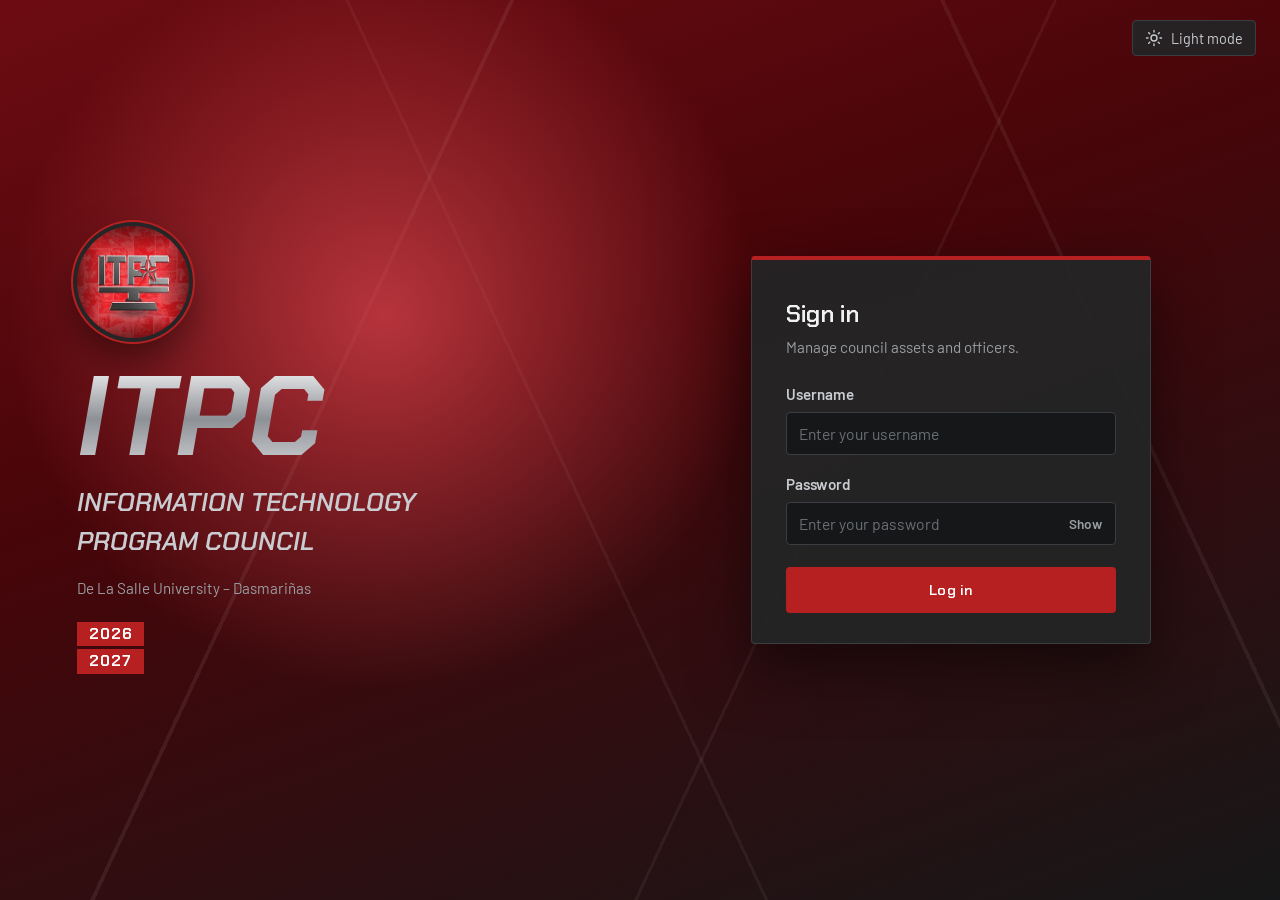
<file: index.html>
<!doctype html>
<html lang="en">
  <head>
    <meta charset="UTF-8" />
    <meta name="viewport" content="width=device-width, initial-scale=1.0" />
    <title>ITPC — Log in</title>
    <link rel="icon" type="image/png" href="assets/favicon.png" />
    <link rel="preconnect" href="https://fonts.googleapis.com" />
    <link rel="preconnect" href="https://fonts.gstatic.com" crossorigin />
    <link
      href="https://fonts.googleapis.com/css2?family=Barlow:wght@400;500;600&family=Chakra+Petch:ital,wght@0,500;0,600;0,700;1,600;1,700&display=swap"
      rel="stylesheet"
    />
    <script>
      document.documentElement.setAttribute(
        "data-theme",
        localStorage.getItem("itpc_theme") || "dark",
      );
    </script>
    <link rel="stylesheet" href="css/style.css" />
  </head>
  <body>
    <!--
    LOGIN PAGE
    - Front-end only. Accounts are stored as salted password hashes in
      js/auth.js (ACCOUNTS); the login check, lockout and sessions live there too.
    - The red glow follows your mouse (see setupLoginSpotlight in main.js).
  -->

    <main class="login-screen" id="loginScreen">
      <button
        type="button"
        class="theme-toggle"
        id="themeToggle"
        aria-pressed="false"
      >
        <svg class="to-light" viewBox="0 0 24 24" aria-hidden="true">
          <circle cx="12" cy="12" r="4" />
          <path
            d="M12 2v2M12 20v2M4.9 4.9l1.4 1.4M17.7 17.7l1.4 1.4M2 12h2M20 12h2M4.9 19.1l1.4-1.4M17.7 6.3l1.4-1.4"
          />
        </svg>
        <svg class="to-dark" viewBox="0 0 24 24" aria-hidden="true">
          <path d="M21 12.8A9 9 0 1 1 11.2 3a7 7 0 0 0 9.8 9.8z" />
        </svg>
        <span class="to-light">Light mode</span>
        <span class="to-dark">Dark mode</span>
      </button>
      <div class="login-bg" aria-hidden="true"></div>

      <section class="login-hero">
        <img
          class="hero-logo"
          src="assets/itpc-logo.png"
          alt="ITPC logo"
          width="112"
          height="112"
        />
        <h1 class="wordmark">ITPC</h1>
        <p class="hero-name">Information Technology Program Council</p>
        <p class="hero-school">De La Salle University – Dasmariñas</p>
        <div class="year-tags" aria-label="Academic year 2026 to 2027">
          <span>2026</span><span>2027</span>
        </div>
      </section>

      <section class="login-card" id="loginCard">
        <h2>Sign in</h2>
        <p>Manage council assets and officers.</p>

        <p id="loginNotice" class="form-notice" role="status" hidden></p>

        <form id="loginForm" novalidate>
          <div class="form-field">
            <label for="username">Username</label>
            <input
              type="text"
              id="username"
              name="username"
              placeholder="Enter your username"
              autocomplete="username"
            />
          </div>

          <div class="form-field">
            <label for="password">Password</label>
            <div class="password-wrap">
              <input
                type="password"
                id="password"
                name="password"
                placeholder="Enter your password"
                autocomplete="current-password"
              />
              <button
                type="button"
                class="toggle-password"
                id="togglePassword"
                aria-label="Show password"
              >
                Show
              </button>
            </div>
          </div>

          <p id="loginError" class="form-error" role="alert" hidden></p>

          <button type="submit" class="btn btn-primary">Log in</button>
        </form>
      </section>
    </main>

    <!-- auth.js must come first: main.js depends on it -->
    <script src="js/auth.js"></script>
    <script src="js/main.js"></script>
  </body>
</html>
</file>
<file: css/style.css>
/* ==========================================================================
   ITPC ERP — Stylesheet
   Colors are taken from the DLSUD ITPC Facebook page (red banner, charcoal
   profile area, brushed-steel lettering).

   Sections: 1 Tokens & base · 2 Typography · 3 Layout · 4 Sidebar ·
   5 Buttons & forms · 6 Cards & panels · 7 Toolbar · 8 Table ·
   9 Dashboard widgets · 10 Toast & modals · 11 Login · 12 Motion ·
   13 Responsive · 14 Mobile
   ========================================================================== */

/* ---------- 1. Tokens & base ----------
   Every color lives here as a CSS variable. To re-theme the site, change
   these values only — nothing else in the file has a hardcoded color
   (except a few rgba() shadows). */
:root {
  /* Brand palette (sampled from the ITPC page) */
  --crimson: #b62021; /* main red of the banner */
  --crimson-bright: #da434c; /* highlight red, hover states */
  --maroon: #470509; /* deep red, backgrounds & glows */

  --ink: #161718; /* page background */
  --charcoal: #232527; /* panels (same dark as the FB profile area) */
  --charcoal-raised: #2c2f32; /* inputs, hovered rows */
  --line: #3a3d42; /* borders and dividers */

  --steel: #9a9ea3; /* muted text (the brushed-metal gray) */
  --steel-light: #c9ccd0;
  --text: #f1f2f3;

  --ok: #56b587; /* "In Stock" / "Active" */
  --ok-soft: rgba(86, 181, 135, 0.14);
  --danger-soft: rgba(218, 67, 76, 0.16);

  /* Fonts. Chakra Petch is the closest free match to the angular, italic
     lettering on the ITPC banner. Barlow is the readable body font. */
  --font-display: "Chakra Petch", "Bahnschrift", "Segoe UI", Arial, sans-serif;
  --font-body: "Barlow", "Segoe UI", Roboto, Helvetica, Arial, sans-serif;

  --radius: 4px;
  --sidebar-width: 244px;
  --transition: 0.18s ease;

  /* Tokens for colors that used to be hardcoded (so light mode can change them) */
  --hover-text: #ffffff;
  --hover-bg: rgba(255, 255, 255, 0.05);
  --placeholder: #6b6f75;
  --on-accent: #ffffff; /* text that sits on crimson/maroon */
  --login-card-bg: rgba(35, 37, 39, 0.92);
  --login-wash: linear-gradient(
    160deg,
    #6d0c12 0%,
    var(--maroon) 40%,
    var(--ink) 100%
  );
  --wordmark-grad: linear-gradient(
    180deg,
    #f3f4f5 0%,
    #8d9095 52%,
    #cfd1d4 100%
  );

  color-scheme: dark; /* makes native dropdowns, scrollbars, number spinners dark */
}

/* Light theme: only the variables change. Toggled by data-theme="light" on <html>. */
:root[data-theme="light"] {
  --crimson-bright: #c62830; /* slightly deeper so it's readable on white */

  --ink: #f2f3f5;
  --charcoal: #ffffff;
  --charcoal-raised: #eceef1;
  --line: #d6d9de;

  --steel: #5f646b;
  --steel-light: #3c4045;
  --text: #1b1c1e;

  --ok: #2e8f63;
  --ok-soft: rgba(46, 143, 99, 0.14);
  --danger-soft: rgba(182, 32, 33, 0.1);

  --hover-text: #111213;
  --hover-bg: rgba(0, 0, 0, 0.05);
  --placeholder: #8a8f96;
  --login-card-bg: rgba(255, 255, 255, 0.94);
  --login-wash: linear-gradient(
    160deg,
    #f4d3d6 0%,
    #f3e3e4 40%,
    var(--ink) 100%
  );
  --wordmark-grad: linear-gradient(
    180deg,
    #4a4d52 0%,
    #1f2226 52%,
    #5b5f65 100%
  );

  color-scheme: light;
}

* {
  box-sizing: border-box;
  margin: 0;
  padding: 0;
}

body {
  font-family: var(--font-body);
  color: var(--text);
  background: var(--ink);
  line-height: 1.5;
  -webkit-font-smoothing: antialiased;
}

a {
  color: inherit;
  text-decoration: none;
}

ul {
  list-style: none;
}

img {
  max-width: 100%;
  display: block;
}

button {
  font-family: inherit;
}

:focus-visible {
  outline: 2px solid var(--crimson-bright);
  outline-offset: 2px;
}

/* ---------- 2. Typography ----------
   Headings copy the banner: bold, italic, angular. */
h1 {
  font-family: var(--font-display);
  font-size: 2rem;
  font-weight: 700;
  font-style: italic;
  text-transform: uppercase;
  letter-spacing: 0.01em;
  line-height: 1.1;
}

h2 {
  font-family: var(--font-display);
  font-size: 1.2rem;
  font-weight: 600;
}

h3 {
  font-family: var(--font-display);
  font-size: 1.05rem;
  font-weight: 600;
}

p,
label,
td,
th {
  font-size: 0.95rem;
}
small {
  font-size: 0.8rem;
  color: var(--steel);
}

/* ---------- 3. App shell layout ---------- */
.app-shell {
  display: flex;
  min-height: 100vh;
}

.main-content {
  flex: 1;
  min-width: 0;
  padding: 36px 44px 56px;
  max-width: 1180px;
}

.page-header {
  display: flex;
  justify-content: space-between;
  align-items: flex-end;
  flex-wrap: wrap;
  gap: 14px;
  margin-bottom: 28px;
}

.page-header p {
  color: var(--steel);
  margin-top: 6px;
}

/* The little red bar under each page title echoes the red "2026/2027"
   blocks on the banner. */
.page-header h1::after {
  content: "";
  display: block;
  width: 56px;
  height: 4px;
  margin-top: 10px;
  background: var(--crimson);
  transform: skewX(-25deg);
}

/* ---------- 4. Sidebar ---------- */
.sidebar {
  width: var(--sidebar-width);
  background: var(--charcoal);
  border-right: 1px solid var(--line);
  flex-shrink: 0;
  padding: 24px 0 20px;
  display: flex;
  flex-direction: column;
  position: sticky;
  top: 0;
  height: 100vh; /* stays put while the page content scrolls */
}

.sidebar-brand {
  display: flex;
  align-items: center;
  gap: 12px;
  padding: 0 22px 22px;
  border-bottom: 1px solid var(--line);
  margin-bottom: 14px;
}

.sidebar-brand img {
  width: 42px;
  height: 42px;
  border-radius: 50%;
  box-shadow:
    0 0 0 2px var(--ink),
    0 0 0 3px var(--crimson);
}

.brand-text strong {
  display: block;
  font-family: var(--font-display);
  font-style: italic;
  font-size: 1.35rem;
  line-height: 1;
  letter-spacing: 0.04em;
}

.brand-text small {
  display: block;
  margin-top: 4px;
}

.sidebar-nav {
  flex: 1;
}

.sidebar-nav li a {
  display: flex;
  align-items: center;
  gap: 12px;
  padding: 12px 22px;
  font-size: 0.98rem;
  color: var(--steel-light);
  border-left: 3px solid transparent;
  transition:
    background var(--transition),
    padding-left var(--transition),
    color var(--transition);
}

.sidebar-nav li a:hover {
  background: var(--hover-bg);
  padding-left: 27px;
  color: var(--hover-text);
}

/* main.js adds this class to the link of the page you're on */
.sidebar-nav li a.is-active {
  background: linear-gradient(90deg, rgba(182, 32, 33, 0.28), transparent);
  border-left-color: var(--crimson-bright);
  color: var(--hover-text);
  font-weight: 600;
}

.nav-icon {
  width: 19px;
  height: 19px;
  flex-shrink: 0;
  fill: none;
  stroke: currentColor;
  stroke-width: 1.8;
  stroke-linecap: round;
  stroke-linejoin: round;
}

.sidebar-footer {
  padding: 14px 22px 0;
  border-top: 1px solid var(--line);
}

.user-chip {
  display: flex;
  align-items: center;
  gap: 10px;
  margin-bottom: 6px;
}

.user-avatar {
  width: 34px;
  height: 34px;
  border-radius: 50%;
  display: grid;
  place-items: center;
  background: var(--crimson);
  color: var(--on-accent);
  font-family: var(--font-display);
  font-weight: 700;
  flex-shrink: 0;
}

.user-chip strong {
  display: block;
  font-size: 0.95rem;
  line-height: 1.2;
}

.sidebar-footer a {
  display: block;
  padding: 8px 0;
  font-size: 0.9rem;
  color: var(--steel);
  transition: color var(--transition);
}

.sidebar-footer a:hover {
  color: var(--crimson-bright);
}

/* ---------- 5. Buttons & forms ---------- */
.btn {
  display: inline-block;
  padding: 10px 20px;
  border-radius: var(--radius);
  border: 1px solid transparent;
  font-family: var(--font-display);
  font-size: 0.9rem;
  font-weight: 600;
  letter-spacing: 0.03em;
  cursor: pointer;
  transition:
    background var(--transition),
    transform var(--transition),
    box-shadow var(--transition),
    border-color var(--transition);
}

.btn:hover {
  transform: translateY(-1px);
}
.btn:active {
  transform: translateY(0);
}

.btn-primary {
  background: var(--crimson);
  color: #ffffff;
}

.btn-primary:hover {
  background: var(--crimson-bright);
  box-shadow: 0 4px 16px rgba(218, 67, 76, 0.35);
}

.btn-secondary {
  background: transparent;
  border-color: var(--line);
  color: var(--steel-light);
}

.btn-secondary:hover {
  border-color: var(--steel);
  color: var(--hover-text);
}

.form-field {
  margin-bottom: 18px;
}

.form-field label {
  display: block;
  margin-bottom: 6px;
  font-weight: 600;
  color: var(--steel-light);
}

.form-field input,
.form-field select {
  width: 100%;
  padding: 11px 12px;
  border: 1px solid var(--line);
  border-radius: var(--radius);
  font-family: inherit;
  font-size: 0.98rem;
  color: var(--text);
  background: var(--ink);
  transition:
    border-color var(--transition),
    box-shadow var(--transition);
}

.form-field input::placeholder {
  color: var(--placeholder);
}

.form-field input:focus,
.form-field select:focus {
  outline: none;
  border-color: var(--crimson-bright);
  box-shadow: 0 0 0 3px rgba(218, 67, 76, 0.25);
}

.form-error {
  color: var(--crimson-bright);
  font-size: 0.88rem;
  margin-bottom: 12px;
}

/* Hidden by default; body.is-admin (set by JS after login) reveals them.
   Using a body class means rows created later by JS are covered too. */
.admin-only {
  display: none !important;
}

body.is-admin .admin-only {
  display: inline-block !important;
}

/* ---------- Theme toggle ---------- */
.theme-toggle {
  display: flex;
  align-items: center;
  gap: 8px;
  width: 100%;
  padding: 8px 0;
  background: none;
  border: none;
  cursor: pointer;
  font-size: 0.9rem;
  color: var(--steel);
  transition: color var(--transition);
}

.theme-toggle:hover {
  color: var(--crimson-bright);
}

.theme-toggle svg {
  width: 18px;
  height: 18px;
  flex-shrink: 0;
  fill: none;
  stroke: currentColor;
  stroke-width: 1.8;
  stroke-linecap: round;
  stroke-linejoin: round;
}

/* Dark mode shows "Light mode" (sun); light mode shows "Dark mode" (moon) */
.theme-toggle .to-dark {
  display: none;
}
:root[data-theme="light"] .theme-toggle .to-light {
  display: none;
}
:root[data-theme="light"] .theme-toggle .to-dark {
  display: inline-block;
}

/* Login page: floating button, top-right */
.login-screen .theme-toggle {
  position: absolute;
  top: 20px;
  right: 24px;
  z-index: 2;
  width: auto;
  padding: 8px 12px;
  border: 1px solid var(--line);
  border-radius: var(--radius);
  background: var(--login-card-bg);
  color: var(--steel-light);
}

/* ---------- 6. Cards & panels ---------- */
.stat-grid {
  display: grid;
  grid-template-columns: repeat(auto-fit, minmax(150px, 1fr));
  gap: 16px;
  margin-bottom: 24px;
}

.stat-card {
  position: relative;
  background: var(--charcoal);
  border: 1px solid var(--line);
  border-radius: var(--radius);
  padding: 20px 20px 18px;
  overflow: hidden;
  transition:
    transform var(--transition),
    border-color var(--transition);
}

/* Red corner tab in the top-right of every card */
.stat-card::after {
  content: "";
  position: absolute;
  top: 0;
  right: 0;
  width: 26px;
  height: 26px;
  background: linear-gradient(225deg, var(--crimson) 50%, transparent 50%);
}

.stat-card:hover {
  transform: translateY(-3px);
  border-color: var(--crimson);
}

.stat-card small {
  color: var(--steel-light);
  font-size: 0.85rem;
}

.stat-card .stat-value {
  font-family: var(--font-display);
  font-style: italic;
  font-size: 2.6rem;
  font-weight: 700;
  line-height: 1.1;
  margin-top: 4px;
}

.stat-card.alert .stat-value {
  color: var(--crimson-bright);
}

.panel {
  background: var(--charcoal);
  border: 1px solid var(--line);
  border-radius: var(--radius);
  padding: 22px 24px;
  margin-bottom: 24px;
  overflow-x: auto; /* wide tables scroll inside the panel, not the page */
}

.panel-header {
  display: flex;
  justify-content: space-between;
  align-items: center;
  gap: 12px;
  margin-bottom: 12px;
}

/* ---------- 7. Toolbar (search + filters) ---------- */
.toolbar {
  display: flex;
  justify-content: space-between;
  align-items: center;
  flex-wrap: wrap;
  gap: 12px;
  margin-bottom: 18px;
}

.search-wrap {
  position: relative;
  flex: 1 1 260px;
  max-width: 360px;
}

.search-wrap input {
  width: 100%;
  padding-right: 38px; /* room for the "/" hint */
}

/* Small "/" key hint inside the search box (press / to focus it) */
.search-wrap kbd {
  position: absolute;
  right: 10px;
  top: 50%;
  transform: translateY(-50%);
  font-family: var(--font-display);
  font-size: 0.78rem;
  color: var(--steel);
  border: 1px solid var(--line);
  border-radius: 3px;
  padding: 0 6px;
  pointer-events: none;
}

.toolbar-filters {
  display: flex;
  gap: 10px;
  flex-wrap: wrap;
  align-items: center;
}

.toolbar input,
.toolbar-filters select {
  padding: 9px 12px;
  border: 1px solid var(--line);
  border-radius: var(--radius);
  font-family: inherit;
  font-size: 0.92rem;
  color: var(--text);
  background: var(--charcoal);
  transition:
    border-color var(--transition),
    box-shadow var(--transition);
}

.toolbar input:focus,
.toolbar-filters select:focus {
  outline: none;
  border-color: var(--crimson-bright);
  box-shadow: 0 0 0 3px rgba(218, 67, 76, 0.25);
}

.result-count {
  font-size: 0.85rem;
  color: var(--steel);
  margin: 0 4px;
}

/* ---------- 8. Table ---------- */
table {
  width: 100%;
  border-collapse: collapse;
}

thead th {
  text-align: left;
  padding: 10px 12px;
  color: var(--steel);
  border-bottom: 2px solid var(--crimson);
  font-weight: 600;
  white-space: nowrap;
}

/* Sortable headers: JS sets aria-sort to "ascending" / "descending" */
thead th[data-sort] {
  cursor: pointer;
  user-select: none;
  transition: color var(--transition);
}

thead th[data-sort]:hover {
  color: var(--hover-text);
}

thead th[data-sort]::after {
  content: " \2195";
  opacity: 0.35;
}

thead th[aria-sort="ascending"]::after {
  content: " \2191";
  opacity: 1;
  color: var(--crimson-bright);
}

thead th[aria-sort="descending"]::after {
  content: " \2193";
  opacity: 1;
  color: var(--crimson-bright);
}

tbody td {
  padding: 13px 12px;
  border-bottom: 1px solid var(--line);
  vertical-align: middle;
}

tbody tr {
  transition:
    background var(--transition),
    box-shadow var(--transition);
}

/* A red bar slides in on the left of the row you hover */
tbody tr:hover {
  background: var(--charcoal-raised);
  box-shadow: inset 3px 0 0 var(--crimson);
}

tbody td a {
  color: var(--crimson-bright);
  font-weight: 600;
  margin-right: 12px;
  white-space: nowrap;
}

tbody td a:hover {
  text-decoration: underline;
}

tbody td a.delete-link {
  color: var(--steel);
}
tbody td a.delete-link:hover {
  color: var(--crimson-bright);
}

.status-badge {
  display: inline-block;
  padding: 3px 11px;
  border-radius: 999px;
  font-size: 0.8rem;
  font-weight: 600;
}

.status-ok {
  background: var(--ok-soft);
  color: var(--ok);
}

.status-low {
  background: var(--danger-soft);
  color: var(--crimson-bright);
}

/* Quantity cell: number + small bar showing how full the stock is */
.qty-cell {
  display: flex;
  align-items: center;
  gap: 10px;
}

.qty-cell b {
  min-width: 2ch;
  font-weight: 600;
}

.meter {
  flex: 1;
  min-width: 56px;
  max-width: 110px;
  height: 6px;
  border-radius: 3px;
  background: var(--ink);
  overflow: hidden;
}

.meter > i {
  display: block;
  height: 100%;
  background: var(--ok);
  border-radius: 3px;
  transition: width 0.6s ease;
}

.meter.is-low > i {
  background: var(--crimson-bright);
}

/* Name cell on the Officers page: round initials + name */
.person {
  display: flex;
  align-items: center;
  gap: 12px;
}

.person .user-avatar {
  width: 34px;
  height: 34px;
  font-size: 0.85rem;
  background: var(--maroon);
  border: 1px solid var(--crimson);
}

.empty-state {
  text-align: center;
  padding: 36px 12px 12px;
  color: var(--steel);
}

.empty-state strong {
  display: block;
  color: var(--text);
  font-size: 1rem;
  margin-bottom: 4px;
}

/* ---------- 9. Dashboard widgets ---------- */
.dash-grid {
  display: grid;
  grid-template-columns: repeat(2, minmax(0, 1fr));
  gap: 24px;
}

.dash-grid .panel {
  margin-bottom: 0;
}

.quick-actions {
  display: flex;
  gap: 10px;
  flex-wrap: wrap;
}

/* Horizontal bar rows (stock levels, officers per committee) */
.bar-list li {
  margin-bottom: 14px;
}

.bar-list li:last-child {
  margin-bottom: 0;
}

.bar-label {
  display: flex;
  justify-content: space-between;
  gap: 12px;
  font-size: 0.9rem;
  margin-bottom: 5px;
}

.bar-label span:last-child {
  color: var(--steel);
  font-variant-numeric: tabular-nums;
}

.bar-track {
  height: 8px;
  background: var(--ink);
  border-radius: 4px;
  overflow: hidden;
}

.bar-track > i {
  display: block;
  height: 100%;
  width: 0; /* JS sets the real width after load so the bar grows in */
  background: var(--steel);
  border-radius: 4px;
  transition: width 0.8s cubic-bezier(0.2, 0.8, 0.2, 1);
}

.bar-track > i.is-low {
  background: var(--crimson-bright);
}
.bar-track > i.is-ok {
  background: var(--ok);
}

.activity-list li {
  display: flex;
  align-items: flex-start;
  gap: 12px;
  padding: 11px 0;
  border-bottom: 1px solid var(--line);
  font-size: 0.93rem;
}

.activity-list li:last-child {
  border-bottom: none;
}

/* Colored dot = type of action (add / edit / delete) */
.activity-dot {
  width: 9px;
  height: 9px;
  margin-top: 7px;
  border-radius: 50%;
  background: var(--steel);
  flex-shrink: 0;
}

.activity-dot.is-add {
  background: var(--ok);
}
.activity-dot.is-delete {
  background: var(--crimson-bright);
}

.activity-list span.msg {
  flex: 1;
}

.activity-list time {
  color: var(--steel);
  font-size: 0.8rem;
  white-space: nowrap;
  margin-top: 2px;
}

/* ---------- 10. Toast & modals ---------- */
.toast {
  position: fixed;
  bottom: 24px;
  right: 24px;
  background: var(--charcoal-raised);
  color: var(--text);
  padding: 13px 18px;
  border-radius: var(--radius);
  border-left: 4px solid var(--crimson);
  box-shadow: 0 10px 30px rgba(0, 0, 0, 0.5);
  font-size: 0.93rem;
  opacity: 0;
  transform: translateY(10px);
  transition:
    opacity 0.2s ease,
    transform 0.2s ease;
  pointer-events: none;
  z-index: 200;
}

.toast.is-visible {
  opacity: 1;
  transform: translateY(0);
}

.modal-overlay {
  position: fixed;
  inset: 0;
  background: rgba(10, 10, 11, 0.72);
  display: none;
  align-items: center;
  justify-content: center;
  padding: 16px;
  z-index: 100;
}

.modal-overlay.is-open {
  display: flex;
  animation: fade-in 0.15s ease;
}

.modal-box {
  position: relative;
  background: var(--charcoal);
  border: 1px solid var(--line);
  border-top: 4px solid var(--crimson);
  border-radius: var(--radius);
  padding: 28px;
  width: 100%;
  max-width: 440px;
  max-height: 88vh;
  overflow-y: auto;
  box-shadow: 0 24px 60px rgba(0, 0, 0, 0.55);
}

.modal-overlay.is-open .modal-box {
  animation: pop-in 0.2s ease;
}

.modal-box h2 {
  margin-bottom: 16px;
  padding-right: 28px;
}

.modal-box li {
  display: flex;
  justify-content: space-between;
  gap: 16px;
  padding: 9px 0;
  border-bottom: 1px solid var(--line);
}

.modal-box li span:first-child {
  color: var(--steel);
}

.modal-close {
  position: absolute;
  top: 14px;
  right: 16px;
  background: none;
  border: none;
  font-size: 1.5rem;
  line-height: 1;
  cursor: pointer;
  color: var(--steel);
  transition: color var(--transition);
}

.modal-close:hover {
  color: var(--hover-text);
}

.modal-box form .btn-primary {
  width: 100%;
  margin-top: 4px;
}

/* ---------- 11. Login page ----------
   The one "wow" screen: a comic-panel background (like the ITPC banner) with
   a red spotlight that follows your mouse. main.js updates --mx / --my. */
.login-screen {
  position: relative;
  min-height: 100vh;
  display: grid;
  grid-template-columns: 1.15fr 1fr;
  align-items: center;
  gap: 40px;
  padding: 40px 6vw;
  overflow: hidden;
  background: var(--ink);
  --mx: 30%;
  --my: 35%;
}

.login-bg {
  position: absolute;
  inset: 0;
  z-index: 0;
  background:
    /* the spotlight that follows the cursor */
    radial-gradient(
      520px circle at var(--mx) var(--my),
      rgba(218, 67, 76, 0.75),
      transparent 72%
    ),
    /* thin diagonal "panel edges" like the comic collage on the banner */
    linear-gradient(
        115deg,
        transparent 0 30%,
        rgba(255, 255, 255, 0.07) 30% 30.25%,
        transparent 30.25% 62%,
        rgba(255, 255, 255, 0.05) 62% 62.2%,
        transparent 62.2%
      ),
    linear-gradient(
      65deg,
      transparent 0 45%,
      rgba(255, 255, 255, 0.05) 45% 45.2%,
      transparent 45.2% 80%,
      rgba(255, 255, 255, 0.06) 80% 80.25%,
      transparent 80.25%
    ),
    /* base red-to-black wash */ var(--login-wash);
}

.login-hero,
.login-card {
  position: relative;
  z-index: 1;
}

.hero-logo {
  width: 112px;
  height: 112px;
  border-radius: 50%;
  box-shadow:
    0 0 0 4px var(--charcoal),
    0 0 0 6px var(--crimson),
    0 18px 40px rgba(0, 0, 0, 0.5);
  margin-bottom: 26px;
}

/* Brushed-steel gradient text, like the banner lettering */
.wordmark {
  font-size: clamp(3.5rem, 9vw, 7rem);
  line-height: 0.95;
  padding-right: 0.08em; /* italic text overhangs; this stops the last letter clipping */
  background: var(--wordmark-grad);
  -webkit-background-clip: text;
  background-clip: text;
  color: transparent;
}

.wordmark::after {
  display: none;
}

.hero-name {
  margin-top: 14px;
  font-family: var(--font-display);
  font-size: clamp(1.1rem, 2.2vw, 1.6rem);
  font-weight: 600;
  font-style: italic;
  text-transform: uppercase;
  color: var(--steel-light);
  max-width: 22ch;
}

.hero-school {
  margin-top: 16px;
  color: var(--steel);
}

/* Red year tags copied from the banner: "2026" over "2027" */
.year-tags {
  display: inline-flex;
  flex-direction: column;
  gap: 3px;
  margin-top: 22px;
}

.year-tags span {
  background: var(--crimson);
  color: var(--on-accent);
  font-family: var(--font-display);
  font-weight: 700;
  font-size: 0.95rem;
  padding: 1px 12px;
  letter-spacing: 0.06em;
}

.login-card {
  justify-self: center;
  width: 100%;
  max-width: 400px;
  background: var(--login-card-bg);
  border: 1px solid var(--line);
  border-top: 4px solid var(--crimson);
  padding: 36px 34px 30px;
  border-radius: var(--radius);
  box-shadow: 0 24px 60px rgba(0, 0, 0, 0.5);
}

.login-card h2 {
  font-size: 1.5rem;
  margin-bottom: 4px;
}

.login-card > p {
  color: var(--steel);
  margin-bottom: 24px;
}

.login-card .btn-primary {
  width: 100%;
  padding: 13px;
  margin-top: 4px;
}

/* Password box with a Show/Hide button inside it */
.password-wrap {
  position: relative;
}
.password-wrap input {
  padding-right: 64px;
}

.toggle-password {
  position: absolute;
  right: 6px;
  top: 50%;
  transform: translateY(-50%);
  background: none;
  border: none;
  color: var(--steel);
  font-size: 0.85rem;
  font-weight: 600;
  padding: 6px 8px;
  cursor: pointer;
}

.toggle-password:hover {
  color: var(--hover-text);
}

/* Demo account shortcuts: click to fill the form (handy when presenting) */
.demo-accounts {
  margin-top: 20px;
  padding-top: 18px;
  border-top: 1px solid var(--line);
}

.demo-accounts small {
  display: block;
  margin-bottom: 10px;
}

.demo-buttons {
  display: flex;
  gap: 8px;
}

.demo-buttons .btn {
  flex: 1;
  padding: 8px 10px;
  font-size: 0.85rem;
}

/* Wrong password: the card shakes once */
.login-card.is-shaking {
  animation: shake 0.4s ease;
}

/* ---------- 9b. Events & calendar ---------- */
:root {
  --ev-meeting: var(--crimson-bright);
  --ev-workshop: var(--ok);
  --ev-seminar: #5b9bd5;
  --ev-social: #e0a63a;
}

/* Textareas and side-by-side fields share the form-field look */
.form-field textarea {
  width: 100%;
  padding: 11px 12px;
  border: 1px solid var(--line);
  border-radius: var(--radius);
  font-family: inherit;
  font-size: 0.98rem;
  color: var(--text);
  background: var(--ink);
  resize: vertical;
  transition:
    border-color var(--transition),
    box-shadow var(--transition);
}

.form-field textarea:focus {
  outline: none;
  border-color: var(--crimson-bright);
  box-shadow: 0 0 0 3px rgba(218, 67, 76, 0.25);
}

.form-row {
  display: grid;
  grid-template-columns: 1fr 1fr;
  gap: 12px;
}

/* .btn sets display, which would otherwise beat the hidden attribute */
.btn[hidden] {
  display: none;
}

.events-layout {
  display: grid;
  grid-template-columns: minmax(0, 1.5fr) minmax(0, 1fr);
  gap: 24px;
  align-items: start;
}

.events-layout .panel {
  margin-bottom: 0;
}

.cal-header {
  display: flex;
  justify-content: space-between;
  align-items: center;
  gap: 12px;
  margin-bottom: 16px;
}

.cal-nav {
  display: flex;
  gap: 6px;
}

.cal-nav .btn {
  padding: 6px 12px;
}

.cal-weekdays,
.cal-grid {
  display: grid;
  grid-template-columns: repeat(7, minmax(0, 1fr));
  gap: 4px;
}

.cal-weekdays span {
  text-align: center;
  font-size: 0.78rem;
  font-weight: 600;
  text-transform: uppercase;
  letter-spacing: 0.06em;
  color: var(--steel);
  padding-bottom: 6px;
}

.cal-cell {
  display: flex;
  flex-direction: column;
  align-items: flex-start;
  justify-content: space-between;
  min-height: 68px;
  padding: 6px 8px;
  border: 1px solid var(--line);
  border-radius: var(--radius);
  background: var(--ink);
  color: var(--text);
  font-family: inherit;
  text-align: left;
  cursor: pointer;
  transition:
    background var(--transition),
    border-color var(--transition);
}

.cal-cell.is-empty {
  background: transparent;
  border-color: transparent;
  cursor: default;
}

.cal-cell:not(.is-empty):hover {
  background: var(--charcoal-raised);
  border-color: var(--steel);
}

.cal-cell.is-today {
  border-color: var(--crimson-bright);
}

.cal-cell.is-today .cal-day {
  background: var(--crimson);
  color: var(--on-accent);
  border-radius: 50%;
  width: 24px;
  height: 24px;
  display: grid;
  place-items: center;
  margin: -2px 0 0 -4px;
}

.cal-cell.is-selected {
  background: var(--charcoal-raised);
  box-shadow: inset 0 0 0 2px var(--crimson-bright);
}

.cal-day {
  font-size: 0.9rem;
  font-weight: 600;
}

.cal-dots {
  display: flex;
  align-items: center;
  gap: 3px;
  min-height: 8px;
}

.cal-dots em {
  font-style: normal;
  font-size: 0.7rem;
  color: var(--steel);
}

.dot {
  display: inline-block;
  width: 8px;
  height: 8px;
  border-radius: 50%;
  background: var(--steel);
}

.dot.type-meeting {
  background: var(--ev-meeting);
}
.dot.type-workshop {
  background: var(--ev-workshop);
}
.dot.type-seminar {
  background: var(--ev-seminar);
}
.dot.type-social {
  background: var(--ev-social);
}

.cal-legend {
  display: flex;
  flex-wrap: wrap;
  gap: 16px;
  margin-top: 16px;
  font-size: 0.82rem;
  color: var(--steel);
}

.cal-legend li {
  display: flex;
  align-items: center;
  gap: 6px;
}

/* Event rows: used on the Events page and in the Dashboard widget */
.event-item {
  display: flex;
  align-items: center;
  gap: 14px;
  padding: 12px 0;
  border-bottom: 1px solid var(--line);
}

.event-item:last-child {
  border-bottom: none;
}

.event-item.is-past {
  opacity: 0.55;
}

.event-date {
  flex-shrink: 0;
  width: 48px;
  padding: 6px 0;
  text-align: center;
  border: 1px solid var(--line);
  border-top: 3px solid var(--crimson);
  border-radius: var(--radius);
  background: var(--ink);
}

.event-date b {
  display: block;
  font-family: var(--font-display);
  font-size: 1.2rem;
  line-height: 1;
}

.event-date span {
  font-size: 0.72rem;
  text-transform: uppercase;
  letter-spacing: 0.06em;
  color: var(--steel);
}

.event-info {
  flex: 1;
  min-width: 0;
}

.event-info strong {
  display: block;
}

.event-info small {
  display: block;
  color: var(--steel);
  margin: 2px 0 6px;
}

.event-tag {
  display: inline-block;
  padding: 1px 9px;
  border-radius: 999px;
  font-size: 0.72rem;
  font-weight: 600;
  border: 1px solid currentColor;
}

.event-tag.type-meeting {
  color: var(--ev-meeting);
}
.event-tag.type-workshop {
  color: var(--ev-workshop);
}
.event-tag.type-seminar {
  color: var(--ev-seminar);
}
.event-tag.type-social {
  color: var(--ev-social);
}

.event-actions {
  display: flex;
  gap: 12px;
  flex-shrink: 0;
  font-size: 0.9rem;
}

.event-actions a {
  color: var(--crimson-bright);
  font-weight: 600;
}

.event-actions a.delete-link {
  color: var(--steel);
}
.event-actions a.delete-link:hover {
  color: var(--crimson-bright);
}

/* Dashboard: low stock alert rows */
.low-list li {
  display: flex;
  align-items: center;
  gap: 14px;
  padding: 11px 0;
  border-bottom: 1px solid var(--line);
}

.low-list li:last-child {
  border-bottom: none;
}

.low-info {
  flex: 1;
  min-width: 0;
}

.low-info strong {
  display: block;
}

.low-info small {
  color: var(--steel);
}

.low-list .meter {
  flex: 0 0 72px;
  min-width: 0;
}

.low-list .status-badge {
  white-space: nowrap;
}

@media (max-width: 1000px) {
  .events-layout {
    grid-template-columns: 1fr;
  }
}

@media (max-width: 480px) {
  .cal-cell {
    min-height: 52px;
    padding: 4px;
  }
  .cal-weekdays span {
    font-size: 0.68rem;
  }
  .form-row {
    grid-template-columns: 1fr;
  }
  .event-item {
    flex-wrap: wrap;
  }
  .event-actions {
    width: 100%;
    padding-left: 62px;
  }
}

/* ---------- 12. Motion ----------
   Kept deliberately small: one entrance on the login screen, bars that grow
   on the dashboard, and hover/click feedback. Everything is switched off for
   people who ask their device for reduced motion. */
@keyframes fade-in {
  from {
    opacity: 0;
  }
  to {
    opacity: 1;
  }
}

@keyframes pop-in {
  from {
    opacity: 0;
    transform: translateY(8px) scale(0.98);
  }
  to {
    opacity: 1;
    transform: translateY(0) scale(1);
  }
}

@keyframes slide-in-left {
  from {
    opacity: 0;
    transform: translateX(-28px);
  }
  to {
    opacity: 1;
    transform: translateX(0);
  }
}

@keyframes shake {
  0%,
  100% {
    transform: translateX(0);
  }
  20%,
  60% {
    transform: translateX(-8px);
  }
  40%,
  80% {
    transform: translateX(8px);
  }
}

.login-hero {
  animation: slide-in-left 0.7s cubic-bezier(0.2, 0.8, 0.2, 1) both;
}
.login-card {
  animation: pop-in 0.5s ease 0.25s both;
}

/* Dashboard stat cards rise in one after the other */
.stat-grid .stat-card {
  animation: pop-in 0.4s ease both;
}
.stat-grid .stat-card:nth-child(2) {
  animation-delay: 0.06s;
}
.stat-grid .stat-card:nth-child(3) {
  animation-delay: 0.12s;
}
.stat-grid .stat-card:nth-child(4) {
  animation-delay: 0.18s;
}

@media (prefers-reduced-motion: reduce) {
  *,
  *::before,
  *::after {
    animation: none !important;
    transition: none !important;
  }
}

/* ---------- 13. Responsive ---------- */
@media (max-width: 900px) {
  .login-screen {
    grid-template-columns: 1fr;
    gap: 28px;
    padding: 32px 20px;
  }

  .hero-logo {
    width: 84px;
    height: 84px;
    margin-bottom: 16px;
  }
  .dash-grid {
    grid-template-columns: 1fr;
  }
}

/* Phone layout (menu, card tables, bottom-sheet modals) lives in
   section 14 at the end of this file. */

/* ---------- 9c. Backup panel ---------- */
.backup-note {
  color: var(--steel);
  margin-bottom: 14px;
  max-width: 70ch;
}

.backup-note span {
  color: var(--steel-light);
  font-weight: 600;
}

#backupStatus {
  margin-top: 12px;
}

/* ---------- 9d. Printable report ----------
   On screen the report follows the app theme (dark or light). When printing
   or saving as PDF it switches to fixed light colors so it prints cleanly. */
body.report-page {
  --r-page: var(--ink);
  --r-sheet: var(--charcoal);
  --r-text: var(--text);
  --r-muted: var(--steel);
  --r-head: var(--steel-light);
  --r-line: var(--line);
  --r-line-soft: var(--line);
  --r-line-strong: var(--steel);
  --r-accent: var(--crimson-bright);

  background: var(--r-page);
  color: var(--r-text);
}

.report-toolbar {
  display: flex;
  justify-content: space-between;
  align-items: center;
  gap: 12px;
  max-width: 860px;
  margin: 20px auto 0;
  padding: 0 16px;
}

.report {
  max-width: 860px;
  margin: 16px auto 40px;
  padding: 40px 44px;
  background: var(--r-sheet);
  color: var(--r-text);
  box-shadow: 0 8px 30px rgba(0, 0, 0, 0.12);
  -webkit-print-color-adjust: exact;
  print-color-adjust: exact;
}

.report h1,
.report h2 {
  color: var(--r-text);
}

.report h2 {
  font-size: 1.05rem;
  margin: 28px 0 10px;
  padding-bottom: 6px;
  border-bottom: 2px solid var(--r-accent);
  break-after: avoid;
}

.report-head {
  display: flex;
  align-items: center;
  gap: 16px;
}

.report-head img {
  border-radius: 50%;
}

.report-head h1 {
  font-size: 1.7rem;
}

.report-head p {
  margin-top: 4px;
  color: var(--r-muted);
  font-size: 0.9rem;
}

.report-stats {
  display: grid;
  grid-template-columns: repeat(5, minmax(0, 1fr));
  gap: 10px;
  margin-top: 24px;
}

.report-stats div {
  padding: 10px 12px;
  border: 1px solid var(--r-line);
  border-top: 3px solid var(--r-accent);
}

.report-stats b {
  display: block;
  font-family: var(--font-display);
  font-size: 1.5rem;
  line-height: 1.1;
}

.report-stats span {
  font-size: 0.78rem;
  color: var(--r-muted);
}

.report table {
  font-size: 0.9rem;
}

.report thead th {
  padding: 7px 8px;
  color: var(--r-head);
  border-bottom: 1px solid var(--r-line-strong);
  font-size: 0.8rem;
  text-transform: uppercase;
  letter-spacing: 0.04em;
}

.report tbody td {
  padding: 7px 8px;
  border-bottom: 1px solid var(--r-line-soft);
  vertical-align: top;
}

.report tbody tr:hover {
  background: none;
  box-shadow: none;
}

.report .r-low {
  color: var(--r-accent);
}

.report-empty {
  color: var(--r-muted);
  font-style: italic;
}

.report-foot {
  margin-top: 32px;
  padding-top: 10px;
  border-top: 1px solid var(--r-line);
  font-size: 0.78rem;
  color: var(--r-muted);
}

@media (max-width: 700px) {
  .report {
    padding: 24px 18px;
  }
  .report-stats {
    grid-template-columns: repeat(2, minmax(0, 1fr));
  }
  .report table {
    display: block;
    overflow-x: auto;
  }
}

@media print {
  @page {
    margin: 14mm;
  }
  /* Always light on paper / PDF, even when the app is in dark mode */
  body.report-page {
    --r-page: #ffffff;
    --r-sheet: #ffffff;
    --r-text: #161718;
    --r-muted: #5f646b;
    --r-head: #3c4045;
    --r-line: #d6d9de;
    --r-line-soft: #e1e3e6;
    --r-line-strong: #8a8f96;
    --r-accent: #b62021;

    background: #ffffff;
  }
  .no-print {
    display: none !important;
  }
  .report {
    max-width: none;
    margin: 0;
    padding: 0;
    box-shadow: none;
  }
  .report-stats {
    grid-template-columns: repeat(5, minmax(0, 1fr));
  }
  .report table {
    display: table;
  }
  .report thead {
    display: table-header-group; /* repeat the header on every page */
  }
  .report tr {
    break-inside: avoid;
  }
}

/* ---------- 9e. Change log page ---------- */
.table-scroll {
  overflow-x: auto;
}

#logTable th,
#logTable td {
  vertical-align: top;
}

#logTable tbody td {
  padding: 12px;
}

.log-when {
  white-space: nowrap;
  color: var(--steel-light);
  font-size: 0.9rem;
}

.log-role {
  display: block;
  color: var(--steel);
  font-size: 0.78rem;
}

.log-action {
  display: inline-block;
  padding: 2px 10px;
  border-radius: 999px;
  font-size: 0.78rem;
  font-weight: 600;
  background: var(--charcoal-raised);
  color: var(--steel-light);
  border: 1px solid var(--line);
}

.log-action.is-add {
  background: var(--ok-soft);
  color: var(--ok);
  border-color: transparent;
}

.log-action.is-delete {
  background: var(--danger-soft);
  color: var(--crimson-bright);
  border-color: transparent;
}

.change-details {
  margin-top: 6px;
  font-size: 0.88rem;
  color: var(--steel-light);
}

.change-details li {
  padding: 1px 0;
  overflow-wrap: anywhere;
}

.change-details b {
  color: var(--steel);
  font-weight: 600;
}

.change-details del {
  text-decoration: line-through;
  color: var(--steel);
}

.change-details ins {
  text-decoration: none;
  color: var(--ok);
  font-weight: 600;
}

.log-date {
  display: flex;
  align-items: center;
  gap: 6px;
  font-size: 0.85rem;
  color: var(--steel);
}

.log-date input {
  padding: 8px 10px;
}

/* ---------- 9f. Integrity notices ---------- */
.integrity-banner {
  margin-bottom: 20px;
  padding: 12px 16px;
  border: 1px solid var(--crimson);
  border-left-width: 4px;
  border-radius: var(--radius);
  background: var(--danger-soft);
  color: var(--text);
  font-size: 0.92rem;
}

.log-action.is-integrity {
  background: var(--danger-soft);
  color: var(--crimson-bright);
  border-color: var(--crimson);
}

/* ---------- 9f. Footer, About & Contact pages ---------- */
.site-footer {
  margin-top: 56px;
  padding-top: 28px;
  border-top: 1px solid var(--line);
  color: var(--steel);
  font-size: 0.92rem;
}

.footer-grid {
  display: grid;
  grid-template-columns: 1.6fr 1fr 1.3fr;
  gap: 32px;
}

.footer-logo {
  display: flex;
  align-items: center;
  gap: 12px;
  margin-bottom: 10px;
}

.footer-logo img {
  border-radius: 50%;
}

.footer-logo strong {
  display: block;
  font-family: var(--font-display);
  font-size: 1.1rem;
  color: var(--text);
}

.footer-col h3 {
  margin-bottom: 10px;
  font-family: var(--font-display);
  font-size: 0.8rem;
  text-transform: uppercase;
  letter-spacing: 0.08em;
  color: var(--text);
}

.footer-col ul {
  display: grid;
  gap: 6px;
  list-style: none;
}

.site-footer a {
  color: var(--steel-light);
  text-decoration: none;
  overflow-wrap: anywhere;
  transition: color var(--transition);
}

.site-footer a:hover {
  color: var(--crimson-bright);
}

.footer-bottom {
  display: flex;
  justify-content: space-between;
  flex-wrap: wrap;
  gap: 8px;
  margin-top: 28px;
  padding-top: 16px;
  border-top: 1px solid var(--line);
  font-size: 0.82rem;
}

/* About page */
.about-intro p,
.about-lead {
  max-width: 70ch;
  line-height: 1.65;
  color: var(--steel-light);
}

.about-lead {
  margin-bottom: 16px;
}

.about-features {
  display: grid;
  grid-template-columns: repeat(auto-fit, minmax(210px, 1fr));
  gap: 14px;
  list-style: none;
}

.about-features li {
  padding: 14px 16px;
  background: var(--charcoal-raised);
  border: 1px solid var(--line);
  border-top: 3px solid var(--crimson);
  border-radius: var(--radius);
}

.about-features strong {
  display: block;
  margin-bottom: 4px;
  font-family: var(--font-display);
}

.about-features span {
  font-size: 0.9rem;
  color: var(--steel);
}

.dev-list {
  display: flex;
  flex-wrap: wrap;
  gap: 14px 28px;
  list-style: none;
}

.dev-list li {
  display: flex;
  align-items: center;
  gap: 12px;
}

/* Contact page */
.contact-grid {
  display: grid;
  grid-template-columns: repeat(auto-fit, minmax(260px, 1fr));
  gap: 18px;
  margin-bottom: 24px;
}

.contact-card {
  display: flex;
  align-items: center;
  gap: 16px;
  padding: 20px 22px;
  background: var(--charcoal);
  border: 1px solid var(--line);
  border-radius: var(--radius);
  color: var(--text);
  text-decoration: none;
  transition:
    border-color var(--transition),
    transform var(--transition);
}

.contact-card:hover {
  border-color: var(--crimson-bright);
  transform: translateY(-2px);
}

.contact-card strong {
  display: block;
  overflow-wrap: anywhere;
}

.contact-card .nav-icon {
  flex: none;
  width: 28px;
  height: 28px;
  color: var(--crimson-bright);
}

.contact-panel form {
  max-width: 640px;
}

.contact-panel .btn {
  margin-top: 6px;
}

.contact-note {
  margin-top: 12px;
  font-size: 0.85rem;
  color: var(--steel);
}

@media (max-width: 768px) {
  .footer-grid {
    grid-template-columns: 1fr;
    gap: 22px;
  }
  .footer-bottom {
    flex-direction: column;
  }
}

@media print {
  .site-footer {
    display: none;
  }
}

/* ---------- 14. Mobile (phones & small tablets) ----------
   Kept at the END of the file on purpose: these rules override the
   page-specific sections above, so they have to come after them.

   - Sidebar becomes a slide-in menu opened from a top bar (the bar, the
     backdrop and the close button are added by setupMobileNav() in main.js)
   - Inventory / Officers / Change log tables become one card per row
     (the "Sort by" chips replace the column headers)
   - Modals become bottom sheets
   - Inputs are 16px so iOS Safari does not zoom in when you tap them */

/* Hidden on desktop; shown by the mobile query below */
.mobile-bar,
.nav-backdrop,
.nav-close {
  display: none;
}

/* Touch screens have no hover, so skip the hover "lift" effects (they stick
   after a tap) and the "/" shortcut hint */
@media (hover: none) {
  .btn:hover,
  .stat-card:hover,
  .contact-card:hover {
    transform: none;
  }
  tbody tr:hover {
    box-shadow: none;
  }
  .sidebar-nav li a:hover {
    padding-left: 22px;
  }
  .search-wrap kbd {
    display: none;
  }
}

@keyframes sheet-up {
  from {
    transform: translateY(100%);
  }
  to {
    transform: translateY(0);
  }
}

@media screen and (max-width: 768px) {
  html {
    -webkit-text-size-adjust: 100%;
    text-size-adjust: 100%;
  }
  body.nav-open {
    overflow: hidden; /* page behind the open menu does not scroll */
  }

  /* ----- Shell + top bar ----- */
  .app-shell {
    flex-direction: column;
    min-height: 100vh;
    min-height: 100dvh;
  }

  .mobile-bar {
    display: flex;
    align-items: center;
    gap: 10px;
    position: sticky;
    top: 0;
    z-index: 90;
    height: 56px;
    padding: 0 12px;
    background: var(--charcoal);
    border-bottom: 1px solid var(--line);
  }

  .menu-btn,
  .nav-close {
    display: grid;
    place-items: center;
    flex: none;
    width: 44px;
    height: 44px;
    background: none;
    border: 1px solid var(--line);
    border-radius: var(--radius);
    color: var(--text);
    cursor: pointer;
  }

  .menu-btn svg,
  .nav-close svg {
    width: 22px;
    height: 22px;
    fill: none;
    stroke: currentColor;
    stroke-width: 2;
    stroke-linecap: round;
  }

  .mobile-bar-brand {
    display: flex;
    align-items: center;
    gap: 10px;
    min-width: 0;
  }

  .mobile-bar-brand img {
    width: 32px;
    height: 32px;
    flex: none;
    border-radius: 50%;
    box-shadow:
      0 0 0 2px var(--ink),
      0 0 0 3px var(--crimson);
  }

  .mobile-bar-title {
    font-family: var(--font-display);
    font-style: italic;
    font-weight: 700;
    font-size: 1.05rem;
    letter-spacing: 0.03em;
    text-transform: uppercase;
    white-space: nowrap;
    overflow: hidden;
    text-overflow: ellipsis;
  }

  /* ----- Sidebar = slide-in menu ----- */
  .sidebar {
    position: fixed;
    top: 0;
    bottom: 0;
    left: 0;
    z-index: 150;
    width: min(86vw, 320px);
    height: auto;
    padding: 18px 0 calc(16px + env(safe-area-inset-bottom, 0px));
    overflow-y: auto;
    overscroll-behavior: contain;
    transform: translateX(-100%);
    visibility: hidden; /* closed menu cannot be tabbed into */
    transition:
      transform 0.25s ease,
      visibility 0s linear 0.25s;
  }

  .sidebar.is-open {
    transform: none;
    visibility: visible;
    box-shadow: 8px 0 40px rgba(0, 0, 0, 0.5);
    transition: transform 0.25s ease;
  }

  .nav-backdrop {
    display: block;
    position: fixed;
    inset: 0;
    z-index: 140;
    background: rgba(10, 10, 11, 0.6);
    opacity: 0;
    visibility: hidden;
    transition:
      opacity 0.25s ease,
      visibility 0s linear 0.25s;
  }

  .nav-backdrop.is-open {
    opacity: 1;
    visibility: visible;
    transition: opacity 0.25s ease;
  }

  .nav-close {
    position: absolute;
    top: 12px;
    right: 12px;
    border: none;
    color: var(--steel);
  }

  .sidebar-brand {
    padding-right: 68px; /* keep clear of the close button */
  }

  .sidebar-nav li a {
    padding: 14px 22px;
  }
  .sidebar-nav li a:hover {
    padding-left: 22px;
  }

  .sidebar-footer a,
  .theme-toggle {
    padding: 12px 0;
  }

  /* ----- Page content ----- */
  .main-content {
    width: 100%;
    max-width: none;
    padding: 20px 16px 32px;
  }

  h1 {
    font-size: 1.6rem;
  }

  .page-header {
    flex-direction: column;
    align-items: stretch;
    margin-bottom: 20px;
  }

  .page-header > .btn {
    text-align: center;
  }

  .quick-actions .btn {
    flex: 1 1 auto;
    text-align: center;
  }

  .btn {
    padding: 12px 18px; /* about 44px tall: easy to hit with a thumb */
  }

  .panel {
    padding: 16px;
    margin-bottom: 18px;
  }

  .panel-header {
    flex-wrap: wrap;
  }

  .stat-grid {
    grid-template-columns: repeat(2, minmax(0, 1fr));
    gap: 12px;
    margin-bottom: 18px;
  }

  .stat-card {
    padding: 14px 14px 12px;
  }

  .stat-card .stat-value {
    font-size: 2rem;
  }

  .dash-grid {
    gap: 18px;
  }

  /* ----- Search + filters ----- */
  .toolbar {
    gap: 10px;
  }

  .search-wrap {
    flex: 1 1 100%;
    max-width: none;
  }

  .search-wrap kbd {
    display: none; /* the "/" shortcut is for keyboards */
  }

  .toolbar-filters {
    width: 100%;
    gap: 8px;
  }

  .toolbar-filters select {
    flex: 1 1 140px;
    min-width: 0;
  }

  .toolbar-filters .btn {
    flex: 1 1 100%;
  }

  .result-count {
    flex: 1 1 100%;
    margin: 0;
  }

  .log-date {
    flex: 1 1 140px;
  }

  .log-date input {
    flex: 1;
    min-width: 0;
  }

  /* 16px stops iOS Safari from zooming the page when a field is focused */
  .form-field input,
  .form-field select,
  .form-field textarea,
  .toolbar input,
  .toolbar-filters select,
  .log-date input {
    font-size: 16px;
  }

  /* ----- Tables -> cards (Inventory, Officers, Change log) ----- */
  .panel table,
  .panel tbody {
    display: block;
  }

  /* Column headers become "Sort by" chips (tap one to sort, tap again to flip) */
  .panel thead {
    display: block;
    margin-bottom: 12px;
  }

  .panel thead::before {
    content: "Sort by";
    display: block;
    margin-bottom: 8px;
    font-size: 0.78rem;
    text-transform: uppercase;
    letter-spacing: 0.06em;
    color: var(--steel);
  }

  .panel thead tr {
    display: flex;
    flex-wrap: wrap;
    gap: 8px;
  }

  .panel thead th {
    padding: 9px 14px;
    border: 1px solid var(--line);
    border-radius: 999px;
    font-size: 0.85rem;
  }

  .panel thead th[aria-sort] {
    border-color: var(--crimson-bright);
    color: var(--hover-text);
  }

  .panel thead th:not([data-sort]) {
    display: none; /* "Actions" is not a sort option */
  }

  #logTable thead {
    display: none; /* the change log is not sortable */
  }

  .panel tbody tr {
    display: block;
    margin-bottom: 12px;
    padding: 14px 14px 6px;
    background: var(--ink);
    border: 1px solid var(--line);
    border-left: 3px solid var(--crimson);
    border-radius: var(--radius);
  }

  /* display:block above would otherwise beat the hidden attribute that the
     search / filters use to hide rows */
  .panel tbody tr[hidden] {
    display: none;
  }

  .panel tbody tr:last-child {
    margin-bottom: 0;
  }

  .panel tbody tr:hover {
    background: var(--ink);
    box-shadow: none;
  }

  .panel tbody td {
    display: flex;
    align-items: center;
    justify-content: space-between;
    gap: 14px;
    padding: 8px 0;
    border-bottom: 1px solid var(--line);
    text-align: right;
  }

  /* The small label before each value comes from data-label (set in main.js) */
  .panel tbody td::before {
    content: attr(data-label);
    flex: none;
    text-align: left;
    font-size: 0.78rem;
    text-transform: uppercase;
    letter-spacing: 0.05em;
    color: var(--steel);
  }

  .panel tbody td:not([data-label])::before {
    content: none;
  }

  /* First cell (item / officer name) = card title */
  .panel tbody td:first-child:not([data-label]) {
    justify-content: flex-start;
    padding-top: 0;
    font-size: 1.02rem;
    font-weight: 600;
    text-align: left;
  }

  /* Last cell = the action links, with bigger tap targets */
  .panel tbody td:last-child:not([data-label]) {
    justify-content: flex-start;
    flex-wrap: wrap;
    gap: 0 22px;
    border-bottom: none;
    text-align: left;
  }

  .panel tbody td a {
    margin-right: 0;
    padding: 10px 0;
  }

  .qty-cell {
    justify-content: flex-end;
  }

  .meter {
    max-width: 90px;
    background: var(--charcoal-raised);
  }

  @supports selector(:has(*)) {
    .panel:has(> table),
    .panel:has(> .table-scroll) {
      padding: 0;
      background: none;
      border: none;
    }

    .panel:has(> table) tbody tr,
    .panel:has(> .table-scroll) tbody tr {
      background: var(--charcoal);
    }

    .panel:has(> table) tbody tr:hover,
    .panel:has(> .table-scroll) tbody tr:hover {
      background: var(--charcoal);
    }
  }

  /* Change log: long text, so the label sits above the value instead */
  #logTable tbody td {
    display: block;
    padding: 8px 0;
    text-align: left;
  }

  #logTable tbody td::before {
    display: block;
    margin-bottom: 2px;
  }

  #logTable tbody td:last-child {
    border-bottom: none;
  }

  /* ----- Dashboard lists ----- */
  .activity-list li {
    flex-wrap: wrap;
    row-gap: 2px;
  }

  .activity-list span.msg {
    flex: 1 1 calc(100% - 21px);
    min-width: 0;
    overflow-wrap: anywhere;
  }

  .activity-list time {
    flex-basis: 100%;
    margin: 0 0 0 21px; /* lines up under the text, after the dot */
  }

  .low-list li {
    flex-wrap: wrap;
    gap: 8px 12px;
  }

  .low-info {
    flex: 1 1 100%;
  }

  .low-list .meter {
    flex: 1 1 80px;
    max-width: none;
  }

  /* ----- Events + calendar ----- */
  .cal-header {
    flex-wrap: wrap;
  }

  .cal-nav .btn {
    padding: 10px 14px;
  }

  .cal-weekdays,
  .cal-grid {
    gap: 3px;
  }

  .cal-cell {
    min-height: 56px;
    padding: 5px;
  }

  .cal-dots {
    flex-wrap: wrap;
    gap: 2px;
  }

  .event-item {
    flex-wrap: wrap;
  }

  .event-actions {
    width: 100%;
    padding-left: 62px; /* under the text, past the date box */
  }

  .event-actions a {
    padding: 8px 0;
  }

  /* ----- Modals become bottom sheets ----- */
  .modal-overlay {
    align-items: flex-end;
    padding: 0;
  }

  .modal-box {
    max-width: none;
    max-height: 92vh;
    max-height: 92dvh;
    padding: 22px 18px calc(22px + env(safe-area-inset-bottom, 0px));
    border-radius: 14px 14px 0 0;
  }

  .modal-overlay.is-open .modal-box {
    animation: sheet-up 0.25s ease;
  }

  .modal-close {
    top: 6px;
    right: 6px;
    width: 44px;
    height: 44px;
    font-size: 1.8rem;
  }

  .modal-box li {
    flex-wrap: wrap;
    gap: 2px 16px;
  }

  .modal-box li span:last-child {
    overflow-wrap: anywhere;
    text-align: right;
  }

  .toast {
    bottom: calc(16px + env(safe-area-inset-bottom, 0px));
  }

  /* ----- Login ----- */
  .login-screen {
    min-height: 100vh;
    min-height: 100dvh;
    align-content: center;
    gap: 24px;
    padding: 28px 16px calc(28px + env(safe-area-inset-bottom, 0px));
  }

  .hero-logo {
    width: 72px;
    height: 72px;
    margin-bottom: 14px;
  }

  .year-tags {
    margin-top: 16px;
  }

  .login-card {
    padding: 28px 20px 22px;
  }

  /* ----- About / Contact / Footer / Report ----- */
  .contact-card {
    padding: 16px;
  }

  .contact-panel .btn {
    width: 100%;
  }

  .site-footer {
    margin-top: 40px;
  }

  .report-toolbar {
    flex-wrap: wrap;
  }

  .report-toolbar .btn {
    flex: 1 1 auto;
    text-align: center;
  }
}

@media screen and (max-width: 480px) {
  .cal-cell {
    min-height: 50px;
    padding: 4px;
  }

  .cal-day {
    font-size: 0.8rem;
  }

  .report-head h1 {
    font-size: 1.3rem;
  }
}

/* Very small phones (320 - 360px) */
@media screen and (max-width: 360px) {
  .main-content {
    padding: 16px 12px 28px;
  }

  h1 {
    font-size: 1.4rem;
  }

  .panel {
    padding: 14px 12px;
  }

  .stat-card .stat-value {
    font-size: 1.7rem;
  }

  .panel tbody tr {
    padding: 12px 12px 4px;
  }
}
</file>
